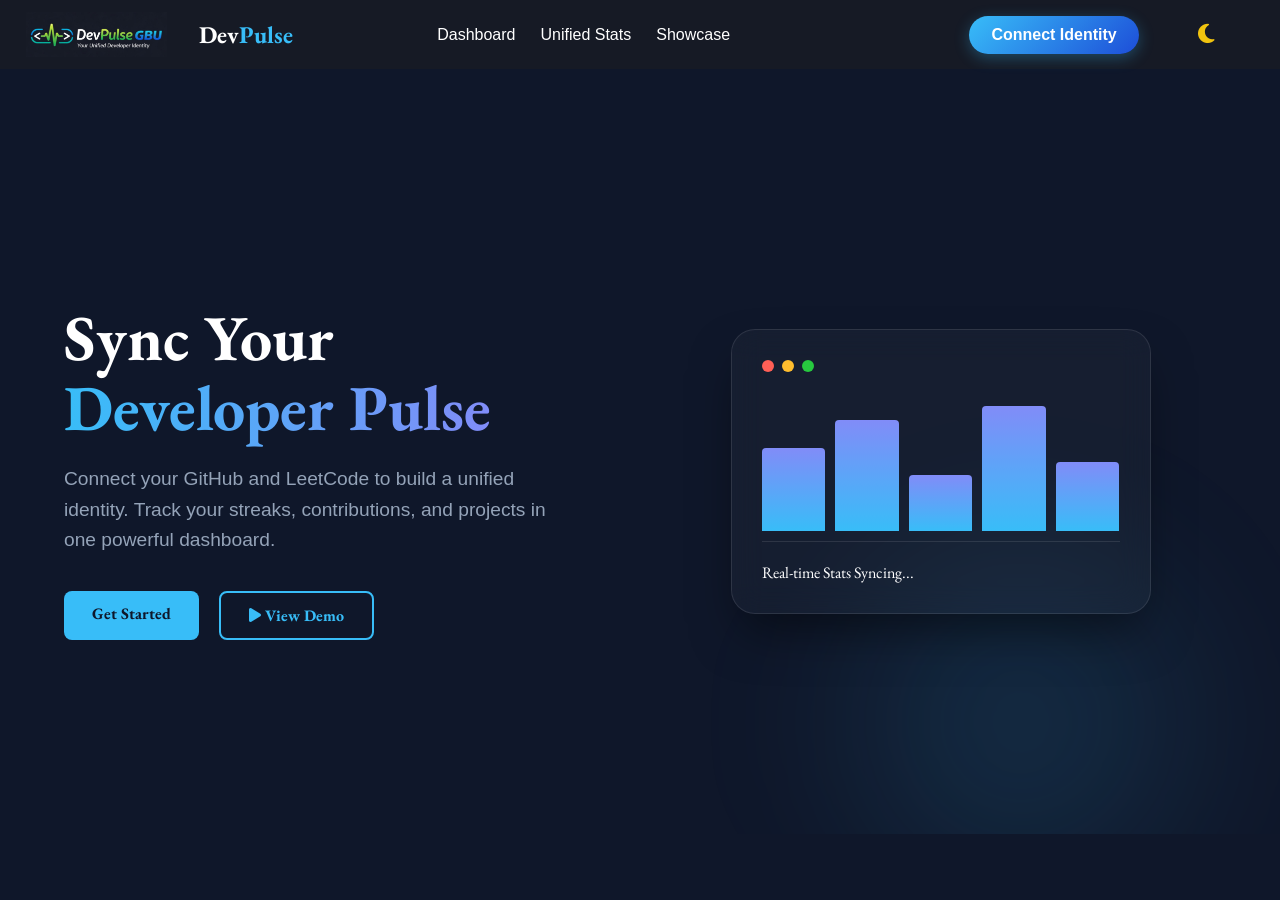
<file: index.html>
<!DOCTYPE html>
<html lang="en">

<head>
    <meta charset="UTF-8">
    <meta name="viewport" content="width=device-width, initial-scale=1.0">

    <link rel="stylesheet" href="dev_pulse.css">

    <link rel="stylesheet" href="https://cdnjs.cloudflare.com/ajax/libs/font-awesome/6.6.0/css/all.min.css"
        integrity="sha512-Kc323vGBEqzTmouAECnVceyQqyqdsSiqLQISBL29aUW4U/M7pSPA/gEUZQqv1cwx4OnYxTxve5UMg5GT6L4JJg=="
        crossorigin="anonymous" referrerpolicy="no-referrer" />

    <link rel="preconnect" href="https://fonts.googleapis.com">
    <link rel="preconnect" href="https://fonts.gstatic.com" crossorigin>
    <link href="https://fonts.googleapis.com/css2?family=EB+Garamond:ital,wght@0,400..800;1,400..800&display=swap"
        rel="stylesheet">

    <title>DevPulse GBU | Your Unified Developer Identity</title>
</head>

<body>
    <!-- -------------------------------------Header Section----------------------------------------------------->
    <header>
        <!-- ---------------------------------Navbar Section-------------------------------------------------- -->

        <nav class="navbar">
            <div class="logo">
                <img src="Logo.jpeg" alt="DevPulse Logo">
                <a href="#">Dev<span>Pulse</span></a>
            </div>
            <!-- ------------------------------------------Elements in nav bar--------------------------------------------- -->
            <ul class="nav-links">
                <li><a href="index.html">Dashboard</a></li>
                <li><a href="#stats">Unified Stats</a></li>
                <li><a href="#projects">Showcase</a></li>
            </ul>

            <!-- diffrent class for Connect identity button/feature -->
            <div class="nav-actions">
                <a href="#connect" class="connect-btn">Connect Identity</a>
            </div>
            <!-- Adding dark and light mode feature -->
            <div class="mode-toggle" id="dark-mode-btn">
                <i class="fa-solid fa-moon"></i>
            </div>
            <!-- Adding class menue toggle so that toggle feature appears while we are using it on mobile -->
            <div class="menu-toggle" id="mobile-menu">
                <span class="bar"></span>
                <span class="bar"></span>
                <span class="bar"></span>
            </div>
        </nav>
    </header>

    <!----------------------------------------- Main section  --------------------------------------------------->

    <main>
        <section class="hero">
            <div class="hero-container">
                <!-- -------------------------------Left side of hero section ---------------------------------------->
                <div class="hero-content">
                    <h1 class="hero-title">
                        Sync Your <br> <span>Developer Pulse</span>
                    </h1>
                    <p class="hero-description">
                        Connect your GitHub and LeetCode to build a unified identity.
                        Track your streaks, contributions, and projects in one powerful dashboard.
                    </p>

                    <div class="hero-actions">
                        <a href="#connect" class="btn-main">Get Started</a>
                        <a href="#demo" class="btn-outline">
                            <i class="fa-solid fa-play"></i> View Demo
                        </a>
                    </div>
                </div>

                <!-- ---------------------------------right side of hero section ------------------------------------>
                <div class="hero-visual">
                    <!-- creating heapmap feature to show the small squares to mark -->
                    <div class="glass-card">
                        <div class="card-header">
                            <div class="dot red"></div>
                            <div class="dot yellow"></div>
                            <div class="dot green"></div>
                        </div>
                        <div class="card-body">
                            <div class="skeleton-chart">
                                <div class="bar" style="height: 60%;"></div>
                                <div class="bar" style="height: 80%;"></div>
                                <div class="bar" style="height: 40%;"></div>
                                <div class="bar" style="height: 90%;"></div>
                                <div class="bar" style="height: 50%;"></div>
                            </div>
                            <p>Real-time Stats Syncing...</p>
                        </div>
                    </div>
                    <div class="hero-glow"></div>

                </div>
            </div>


        </section>

    </main>

    <script src="dev_pulse.js"></script>
</body>

</html>
</file>
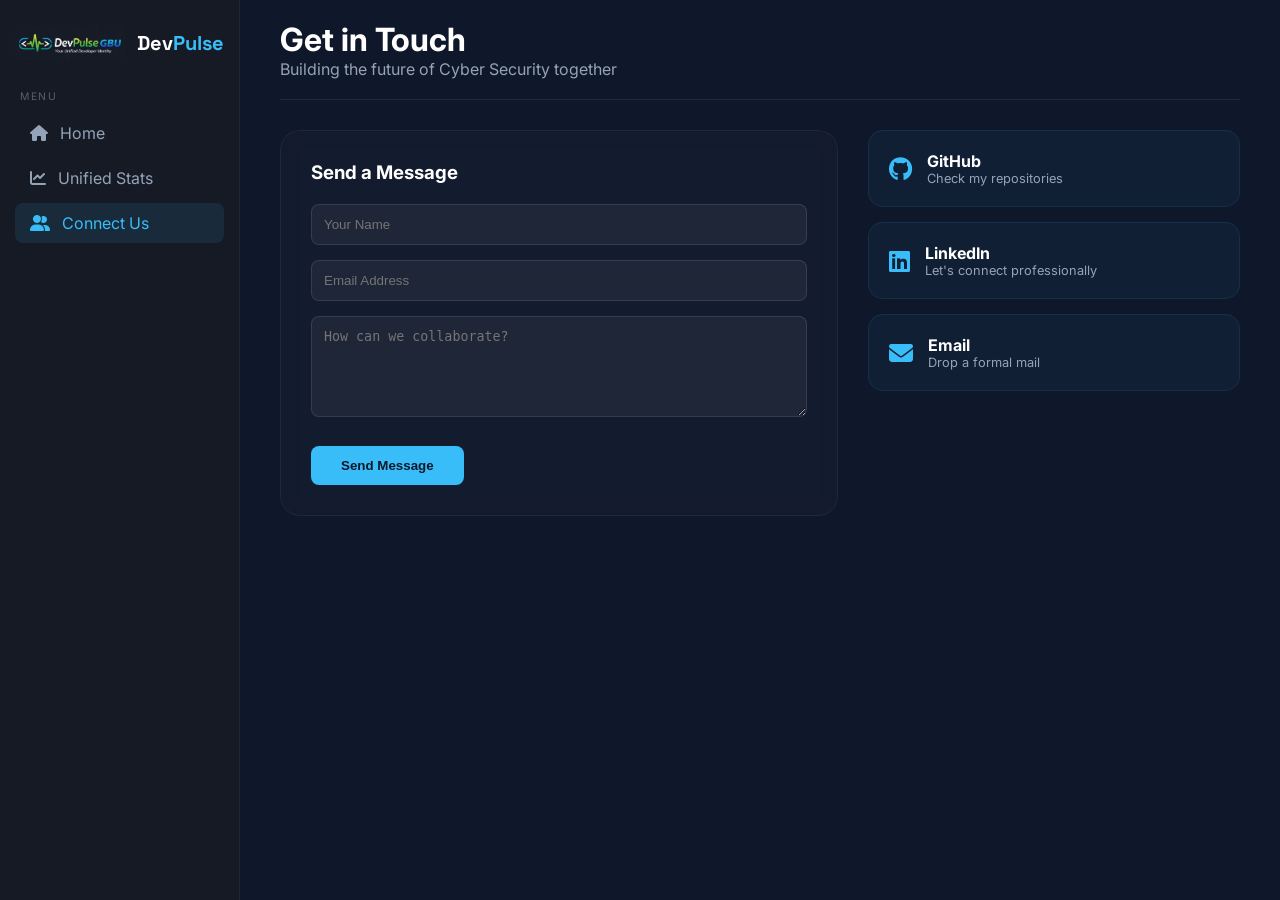
<file: connect.html>
<!DOCTYPE html>
<html lang="en">
<head>
    <meta charset="UTF-8">
    <meta name="viewport" content="width=device-width, initial-scale=1.0">
    <title>DevPulse | Connect Us</title>
    <link rel="stylesheet" href="dashboard.css">
    <link rel="stylesheet" href="https://cdnjs.cloudflare.com/ajax/libs/font-awesome/6.4.0/css/all.min.css">
    <link href="https://fonts.googleapis.com/css2?family=Inter:wght@400;600&family=Space+Grotesk:wght@500;700&display=swap" rel="stylesheet">
    <style>
        .connect-container {
            display: grid;
            grid-template-columns: 1.2fr 0.8fr;
            gap: 30px;
            margin-top: 30px;
        }
        .contact-form-card {
            background: rgba(255, 255, 255, 0.02);
            border: 1px solid rgba(255, 255, 255, 0.05);
            padding: 30px;
            border-radius: 20px;
            backdrop-filter: blur(10px);
        }
        .social-grid {
            display: flex;
            flex-direction: column;
            gap: 15px;
        }
        .social-item {
            background: rgba(56, 189, 248, 0.05);
            border: 1px solid rgba(56, 189, 248, 0.1);
            padding: 20px;
            border-radius: 15px;
            display: flex;
            align-items: center;
            gap: 15px;
            text-decoration: none;
            color: white;
            transition: 0.3s;
        }
        .social-item:hover {
            transform: translateX(10px);
            background: rgba(56, 189, 248, 0.15);
            border-color: var(--primary-cyan);
        }
        .social-item i { font-size: 1.5rem; color: var(--primary-cyan); }
        
        .form-input {
            width: 100%;
            background: rgba(255,255,255,0.05);
            border: 1px solid rgba(255,255,255,0.1);
            padding: 12px;
            border-radius: 8px;
            color: white;
            margin-bottom: 15px;
            outline: none;
        }
        .form-input:focus { border-color: var(--primary-cyan); }
    </style>
</head>
<body>
    <div class="dashboard-container">
        <aside class="sidebar">
            <div class="logo">
                <img src="Logo.jpeg" alt="Logo">
                <a href="index.html">Dev<span>Pulse</span></a>
            </div>
            <nav class="side-nav">
                <p class="section-label">Menu</p>
                <a href="index.html"><i class="fa-solid fa-house"></i> Home</a>
                <a href="unified.html"><i class="fa-solid fa-chart-line"></i> Unified Stats</a>
                <a href="connect.html" class="active"><i class="fa-solid fa-user-group"></i> Connect Us</a>
            </nav>
        </aside>

        <main class="main-content">
            <div class="title-bar">
                <div class="page-name">
                    <h1>Get in <span>Touch</span></h1>
                    <p style="color: var(--text-gray);">Building the future of Cyber Security together</p>
                </div>
            </div>

            <div class="connect-container">
                <div class="contact-form-card">
                    <h3 style="margin-bottom: 20px;">Send a Message</h3>
                    <form action="#">
                        <input type="text" class="form-input" placeholder="Your Name" required>
                        <input type="email" class="form-input" placeholder="Email Address" required>
                        <textarea class="form-input" rows="5" placeholder="How can we collaborate?" required></textarea>
                        <button type="submit" class="submit-btn" style="width: auto; padding: 12px 30px; background: var(--primary-cyan); border:none; border-radius:8px; font-weight:bold; cursor:pointer;">Send Message</button>
                    </form>
                </div>

                <div class="social-grid">
                    <a href="https://github.com/TanishkKaushik7" target="_blank" class="social-item">
                        <i class="fa-brands fa-github"></i>
                        <div>
                            <h4>GitHub</h4>
                            <p style="font-size: 0.8rem; color: var(--text-gray);">Check my repositories</p>
                        </div>
                    </a>
                    <a href="#" class="social-item">
                        <i class="fa-brands fa-linkedin"></i>
                        <div>
                            <h4>LinkedIn</h4>
                            <p style="font-size: 0.8rem; color: var(--text-gray);">Let's connect professionally</p>
                        </div>
                    </a>
                    <a href="mailto:contact@gbu.ac.in" class="social-item">
                        <i class="fa-solid fa-envelope"></i>
                        <div>
                            <h4>Email</h4>
                            <p style="font-size: 0.8rem; color: var(--text-gray);">Drop a formal mail</p>
                        </div>
                    </a>
                </div>
            </div>
        </main>
    </div>
</body>
</html>
</file>
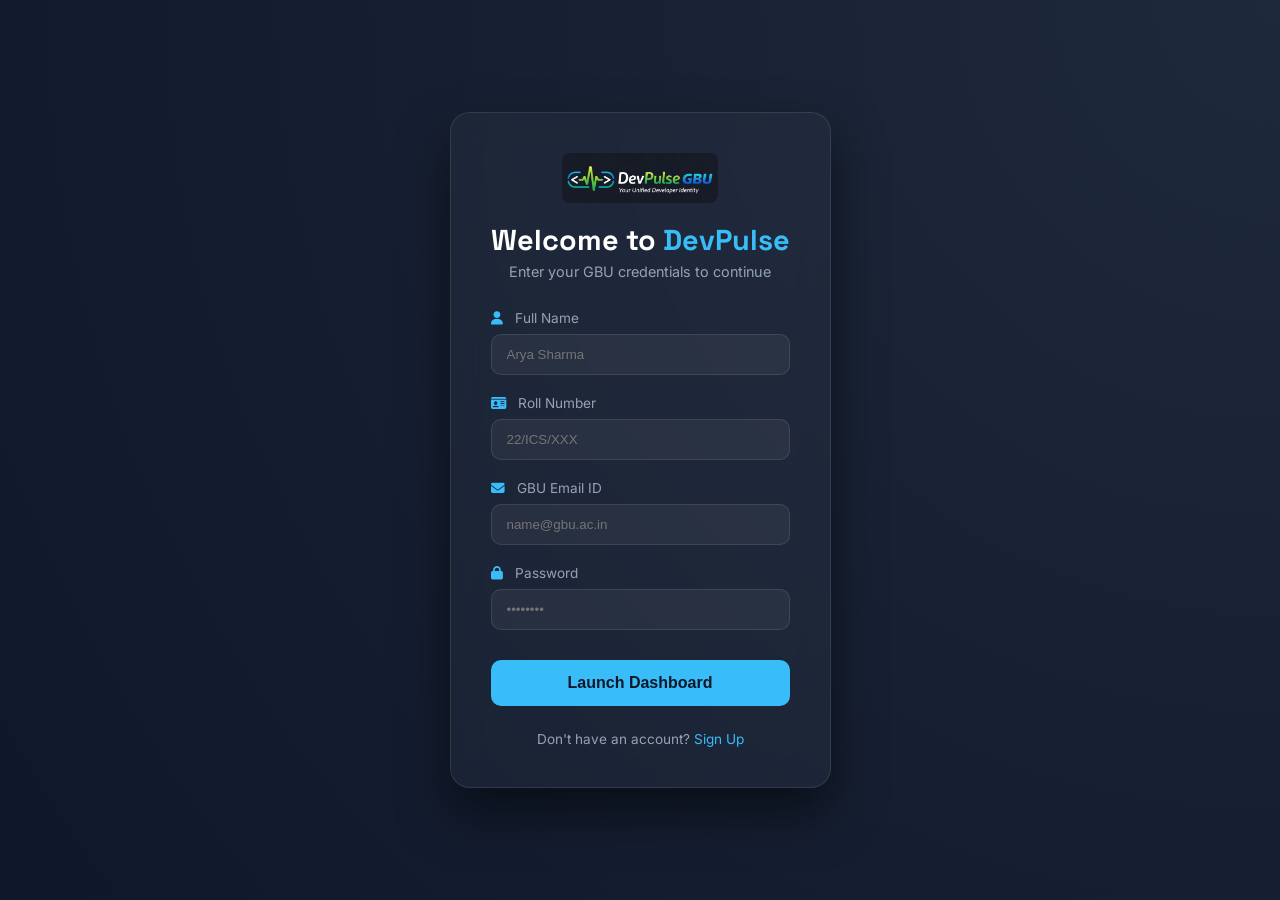
<file: login.html>
<!DOCTYPE html>
<html lang="en">
<head>
    <meta charset="UTF-8">
    <meta name="viewport" content="width=device-width, initial-scale=1.0">
    <title>DevPulse | Login</title>
    <link rel="stylesheet" href="login.css">
    <link rel="stylesheet" href="https://cdnjs.cloudflare.com/ajax/libs/font-awesome/6.4.0/css/all.min.css">
    <link href="https://fonts.googleapis.com/css2?family=Inter:wght@400;600&family=Space+Grotesk:wght@500;700&display=swap" rel="stylesheet">
</head>
<body>
    <div class="login-container">
        <div class="login-box glass-card">
            <div class="login-header">
                <img src="Logo.jpeg" alt="Logo" class="login-logo">
                <h1>Welcome to <span>DevPulse</span></h1>
                <p>Enter your GBU credentials to continue</p>
            </div>

            <form action="dashboard.html" method="GET">
                <div class="input-group">
                    <label><i class="fa-solid fa-user"></i> Full Name</label>
                    <input type="text" placeholder="Arya Sharma" required>
                </div>

                <div class="input-group">
                    <label><i class="fa-solid fa-id-card"></i> Roll Number</label>
                    <input type="text" placeholder="22/ICS/XXX" required>
                </div>

                <div class="input-group">
                    <label><i class="fa-solid fa-envelope"></i> GBU Email ID</label>
                    <input type="email" placeholder="name@gbu.ac.in" required>
                </div>

                <div class="input-group">
                    <label><i class="fa-solid fa-lock"></i> Password</label>
                    <input type="password" placeholder="••••••••" required>
                </div>

                <button type="submit" class="login-btn">Launch Dashboard</button>
            </form>
            
            <p class="footer-text">Don't have an account? <a href="signup.html">Sign Up</a></p>
        </div>
    </div>
</body>
</html>
</file>
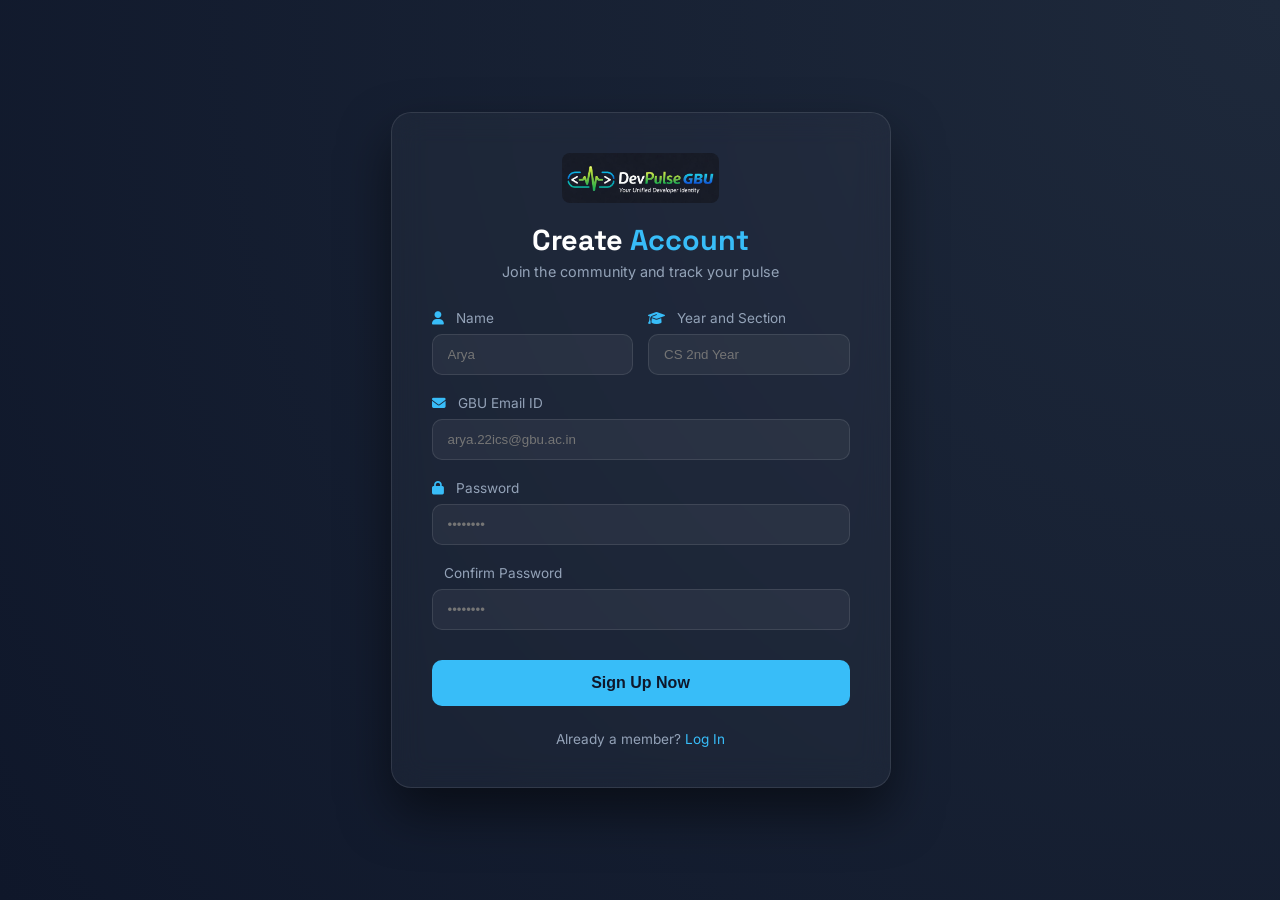
<file: signup.html>
<!DOCTYPE html>
<html lang="en">
<head>
    <meta charset="UTF-8">
    <meta name="viewport" content="width=device-width, initial-scale=1.0">
    <title>DevPulse | Join Us</title>
    <link rel="stylesheet" href="login.css"> <link rel="stylesheet" href="https://cdnjs.cloudflare.com/ajax/libs/font-awesome/6.4.0/css/all.min.css">
    <link href="https://fonts.googleapis.com/css2?family=Inter:wght@400;600&family=Space+Grotesk:wght@500;700&display=swap" rel="stylesheet">
</head>
<body>
    <div class="login-container">
        <div class="login-box glass-card" style="max-width: 500px; margin: 20px;">
            <div class="login-header">
                <img src="Logo.jpeg" alt="Logo" class="login-logo">
                <h1>Create <span>Account</span></h1>
                <p>Join the community and track your pulse</p>
            </div>

            <form action="login.html" method="GET">
                <div style="display: grid; grid-template-columns: 1fr 1fr; gap: 15px;">
                    <div class="input-group">
                        <label><i class="fa-solid fa-user"></i> Name</label>
                        <input type="text" placeholder="Arya" required>
                    </div>
                    <div class="input-group">
                        <label><i class="fa-solid fa-graduation-cap"></i> Year and Section</label>
                        <input type="text" placeholder="CS 2nd Year" required>
                    </div>
                </div>

                <div class="input-group">
                    <label><i class="fa-solid fa-envelope"></i> GBU Email ID</label>
                    <input type="email" placeholder="arya.22ics@gbu.ac.in" required>
                </div>

                <div class="input-group">
                    <label><i class="fa-solid fa-lock"></i> Password</label>
                    <input type="password" placeholder="••••••••" required>
                </div>

                <div class="input-group">
                    <label><i class="fa-solid fa-shield-check"></i> Confirm Password</label>
                    <input type="password" placeholder="••••••••" required>
                </div>

                <button type="submit" class="login-btn">Sign Up Now</button>
            </form>
            
            <p class="footer-text">Already a member? <a href="login.html">Log In</a></p>
        </div>
    </div>
</body>
</html>
</file>
<file: dev_pulse.css>
/* ----------------------------------------------Navbar Section----------------------------------------------- */
/* --- Global Resets & Transitions --- */
* {
    margin: 0;
    padding: 0;
    box-sizing: border-box;
}

body {
    background-color: #0f172a; /* Deep Dark Blue */
    color: white;
    font-family: 'EB Garamond', serif;
    transition: background 0.4s ease, color 0.4s ease;
    overflow-x: hidden;
}

/* --- Navbar Styling --- */
.navbar {
    display: flex;
    align-items: center;
    justify-content: space-between;
    background-color: #161a25;
    padding: 12px 2%; /* Reduced padding for sleek look */
    transition: background 0.4s ease;
    position: sticky;
    top: 0;
    z-index: 1000;
}

/* Logo & Branding */
.logo {
    display: flex;
    align-items: center;
    gap: 32px;
    padding-right: 80px;
}

.logo img {
    height: 45px;
    width: auto;
    object-fit: contain;
}

.logo a {
    text-decoration: none;
    color: white;
    font-size: 24px;
    font-weight: bold;
}

.logo span {
    color: #38bdf8; /* Brand Primary Color */
}

/* Nav Links */
.nav-links {
    display: flex;
    list-style: none;
    align-items: center;
}

.nav-links li {
    margin-left: 25px;
    font-family: 'Gill Sans', sans-serif;
}

.nav-links a {
    text-decoration: none;
    color: white;
    font-weight: 500;
    transition: 0.3s;
}

.nav-links a:hover {
    color: #38bdf8;
}

/* Hire Me / Connect Button */
.nav-btn {
    background: #38bdf8;
    color: #0f172a !important;
    padding: 8px 18px;
    border-radius: 5px;
    font-weight: bold;
}

/* --- Theme Toggle Button --- */
.mode-toggle {
    font-size: 22px;
    cursor: pointer;
    margin-left: 20px;
    color: #f1c40f; /* Moon Color */
    transition: transform 0.3s ease, color 0.3s ease;
}

.mode-toggle:hover {
    transform: rotate(15deg) scale(1.1);
}

/* --- Light Mode Variations --- */
body.light-mode {
    background-color: #f1f5f9;
    color: #0f172a;
}

body.light-mode .navbar {
    background-color: #ffffff;
    box-shadow: 0 2px 10px rgba(0, 0, 0, 0.1);
}

body.light-mode .nav-links a, 
body.light-mode .logo a {
    color: #0f172a;
}

body.light-mode .mode-toggle {
    color: #f39c12; /* Sun Color */
}


/* Container for Action items (Button + Toggle) */
.nav-actions {
    display: flex;
    align-items: center;
    gap: 50px; /* Button aur Moon ke beech gap */
    margin-left: 200px;
}

/* Connect Identity Button - Making it stand out! */
.connect-btn {
    background: linear-gradient(135deg, #38bdf8, #1d4ed8); /* Blue Gradient */
    color: white !important; /* Text hamesha white rahega */
    padding: 10px 22px;
    border-radius: 50px; /* Capsule shape */
    text-decoration: none;
    font-weight: 600;
    font-family: 'Gill Sans', sans-serif;
    transition: all 0.3s ease;
    box-shadow: 0 4px 15px rgba(56, 189, 248, 0.3); /* Subtle Glow */
}

.connect-btn:hover {
    transform: translateY(-2px); /* Halka sa upar uthega */
    box-shadow: 0 6px 20px rgba(56, 189, 248, 0.5); /* Glow badh jayega */
    filter: brightness(1.1); /* Thoda bright hoga */
}


/* --------------------------------- Hero Section --------------------------------- */
.hero {
    padding: 80px 5% 40px; /* Navbar ke niche se space */
    min-height: 85vh;
    display: flex;
    align-items: center;
    justify-content: center;
    position: relative;
    overflow: hidden;
}

.hero-container {
    display: flex;
    align-items: center;
    justify-content: space-between;
    width: 100%;
    max-width: 1200px;
    gap: 50px;
}

/* --- Left Side: Content --- */
.hero-content {
    flex: 1;
}

.hero-title {
    font-size: 4rem; /* Bada aur bold heading */
    line-height: 1.1;
    margin-bottom: 20px;
    font-family: 'EB Garamond', serif;
}

.hero-title span {
    background: linear-gradient(to right, #38bdf8, #818cf8);
    background-clip: text; /* Standard Property */
    -webkit-background-clip: text; /* Chrome/Safari ke liye (Jo editor error bol raha hai) */
    -webkit-text-fill-color: transparent; /* Text ka color hatane ke liye taaki gradient dikhe */
    color: #38bdf8; /* Fallback color: agar kisi purane browser mein gradient na chale */
}
.hero-description {
    font-size: 1.2rem;
    color: #94a3b8;
    margin-bottom: 35px;
    max-width: 500px;
    line-height: 1.6;
    font-family: 'Gill Sans', sans-serif;
}

.hero-actions {
    display: flex;
    gap: 20px;
}

/* Hero Buttons */
.btn-main {
    background: #38bdf8;
    color: #0f172a;
    padding: 12px 28px;
    border-radius: 8px;
    text-decoration: none;
    font-weight: bold;
    transition: 0.3s;
}

.btn-outline {
    border: 2px solid #38bdf8;
    color: #38bdf8;
    padding: 12px 28px;
    border-radius: 8px;
    text-decoration: none;
    font-weight: bold;
    transition: 0.3s;
}

.btn-main:hover, .btn-outline:hover {
    transform: translateY(-3px);
    box-shadow: 0 10px 20px rgba(56, 189, 248, 0.2);
}

/* --- Right Side: Visual Preview (Glass Card) --- */
.hero-visual {
    flex: 1;
    display: flex;
    justify-content: center;
    position: relative;
}

.glass-card {
    background: rgba(255, 255, 255, 0.03); /* Translucent background */
    backdrop-filter: blur(15px); /* Frosty effect */
    border: 1px solid rgba(255, 255, 255, 0.1);
    border-radius: 24px;
    padding: 30px;
    width: 100%;
    max-width: 420px;
    box-shadow: 0 25px 50px -12px rgba(0, 0, 0, 0.5);
    animation: float 6s ease-in-out infinite; /* Floating animation */
}

/* Card Header Dots */
.card-header {
    display: flex;
    gap: 8px;
    margin-bottom: 20px;
}

.dot {
    width: 12px;
    height: 12px;
    border-radius: 50%;
}
.red { background: #ff5f56; }
.yellow { background: #ffbd2e; }
.green { background: #27c93f; }

/* Simple Chart Mockup */
.skeleton-chart {
    display: flex;
    align-items: flex-end;
    gap: 10px;
    height: 150px;
    margin-bottom: 20px;
    padding-bottom: 10px;
    border-bottom: 1px solid rgba(255, 255, 255, 0.1);
}

.skeleton-chart .bar {
    flex: 1;
    background: linear-gradient(to top, #38bdf8, #818cf8);
    border-radius: 4px 4px 0 0;
    transition: 0.5s;
}

/* Floating Animation */
@keyframes float {
    0%, 100% { transform: translateY(0); }
    50% { transform: translateY(-20px); }
}

/* Background Glow */
.hero-glow {
    position: absolute;
    width: 500px;
    height: 500px;
    background: radial-gradient(circle, rgba(56, 189, 248, 0.15) 0%, transparent 70%);
    top: 50%;
    right: -10%;
    z-index: -1;
    filter: blur(60px);
}
</file>
<file: dashboard.css>
/* ----------------------------------------------
   1. Global Settings & Variables
---------------------------------------------- */
:root {
    --bg-dark: #0f172a;        
    --nav-bg: #161a25;         
    --primary-cyan: #38bdf8;   
    --text-gray: #94a3b8;
    --glass-white: rgba(255, 255, 255, 0.05);
    --font-main: 'Inter', sans-serif;
    --font-heading: 'Space Grotesk', sans-serif; 
}

* {
    margin: 0;
    padding: 0;
    box-sizing: border-box;
}

body {
    background-color: var(--bg-dark);
    color: white;
    font-family: var(--font-main);
    -webkit-font-smoothing: antialiased;
    overflow-x: hidden;
}

/* ----------------------------------------------
   2. Dashboard Layout
---------------------------------------------- */
.dashboard-container {
    display: flex;
    min-height: 100vh;
}

.sidebar {
    width: 240px; 
    background-color: var(--nav-bg);
    height: 100vh;
    position: fixed;
    left: 0;
    top: 0;
    padding: 25px 15px;
    border-right: 1px solid rgba(255, 255, 255, 0.05);
    z-index: 100;
}

.main-content {
    flex: 1;
    margin-left: 240px; 
    padding: 20px 40px;
}

/* ----------------------------------------------
   3. Sidebar Components
---------------------------------------------- */
.logo { display: flex; align-items: center; gap: 12px; margin-bottom: 30px; }
.logo img { height: 35px; border-radius: 5px; }
.logo a { text-decoration: none; color: white; font-size: 20px; font-weight: bold; font-family: var(--font-heading); }
.logo span { color: var(--primary-cyan); }

.section-label {
    color: rgba(255, 255, 255, 0.3);
    font-size: 0.65rem;
    text-transform: uppercase;
    letter-spacing: 1.5px;
    margin: 20px 0 10px 5px;
}

/* Project Navigator & Dropdown */
.project-navigator { position: relative; margin-bottom: 15px; }

.project-select-btn {
    width: 100%;
    background: var(--glass-white);
    border: 1px solid rgba(255, 255, 255, 0.1);
    color: white;
    padding: 10px;
    border-radius: 8px;
    display: flex;
    align-items: center;
    justify-content: space-between;
    cursor: pointer;
}

.project-list-items {
    display: none;
    position: absolute;
    top: 110%;
    left: 0;
    width: 220px;
    background: #1e293b;
    border: 1px solid rgba(56, 189, 248, 0.2);
    border-radius: 10px;
    padding: 8px;
    box-shadow: 0 10px 30px rgba(0, 0, 0, 0.5);
    z-index: 1001;
}

.project-list-items.show { display: block; }

.proj-item, .add-new-btn {
    color: var(--text-gray);
    text-decoration: none;
    padding: 10px;
    display: flex;
    align-items: center;
    gap: 8px;
    border-radius: 6px;
    font-size: 0.85rem;
    transition: 0.2s;
}

.proj-item:hover { background: rgba(56, 189, 248, 0.1); color: var(--primary-cyan); }
.add-new-btn { color: var(--primary-cyan); font-weight: 600; }

.side-nav a {
    text-decoration: none;
    color: var(--text-gray);
    padding: 10px 15px;
    border-radius: 8px;
    display: flex;
    align-items: center;
    gap: 12px;
    margin-bottom: 5px;
}

.side-nav a:hover, .side-nav a.active { background: rgba(56, 189, 248, 0.1); color: var(--primary-cyan); }

/* ----------------------------------------------
   4. Main Content (Stats & Heatmap)
---------------------------------------------- */
.title-bar { display: flex; justify-content: space-between; align-items: center; padding-bottom: 20px; border-bottom: 1px solid rgba(255, 255, 255, 0.08); margin-bottom: 30px; }
.title-context h1 { font-family: var(--font-heading); font-size: 1.8rem; }
.title-context h1 span { color: var(--primary-cyan); font-weight: 300; }

.stats-row { display: grid; grid-template-columns: repeat(3, 1fr); gap: 20px; margin-bottom: 30px; }
.glass-card { background: rgba(255, 255, 255, 0.02); border: 1px solid rgba(255, 255, 255, 0.05); backdrop-filter: blur(10px); border-radius: 12px; padding: 20px; }

.stat-tile .value { font-size: 1.8rem; margin: 8px 0; color: #fff; font-family: var(--font-heading); }
.stat-tile .trend { font-size: 0.7rem; color: #27c93f; }

.heatmap-placeholder img { width: 100%; border-radius: 8px; filter: drop-shadow(0 0 5px rgba(56, 189, 248, 0.1)); }

/* User Actions */
.user-actions { display: flex; align-items: center; gap: 20px; }
.search-box { background: var(--glass-white); border: 1px solid rgba(255, 255, 255, 0.1); padding: 8px 15px; border-radius: 20px; display: flex; align-items: center; }
.search-box input { background: none; border: none; color: white; outline: none; margin-left: 8px; font-size: 0.85rem; }
.nav-profile-pic { width: 40px; height: 40px; border-radius: 50%; border: 2px solid var(--primary-cyan); cursor: pointer; transition: 0.3s; }
.nav-profile-pic:hover { box-shadow: 0 0 10px var(--primary-cyan); transform: scale(1.05); }

/* ----------------------------------------------
   5. NEW PROJECT MODAL STYLING (The Fix)
---------------------------------------------- */
.modal {
    display: none; 
    position: fixed;
    z-index: 2000;
    left: 0; top: 0;
    width: 100%; height: 100%;
    background: rgba(15, 23, 42, 0.9);
    backdrop-filter: blur(8px);
    align-items: center; /* JS flex karega tab kaam karega */
    justify-content: center;
}

.modal-content {
    background: var(--nav-bg);
    width: 90%;
    max-width: 450px;
    padding: 30px;
    border-radius: 15px;
    border: 1px solid rgba(56, 189, 248, 0.2);
    box-shadow: 0 20px 40px rgba(0,0,0,0.4);
    animation: popUp 0.3s ease-out;
}

@keyframes popUp {
    from { transform: scale(0.9); opacity: 0; }
    to { transform: scale(1); opacity: 1; }
}

.modal-header { display: flex; justify-content: space-between; margin-bottom: 20px; }
.close-btn { cursor: pointer; font-size: 24px; color: var(--text-gray); }
.close-btn:hover { color: #ff5f56; }

.input-group { margin-bottom: 15px; }
.input-group label { display: block; font-size: 0.8rem; color: var(--text-gray); margin-bottom: 5px; }
.input-group input, .input-group select {
    width: 100%; background: rgba(255,255,255,0.05); border: 1px solid rgba(255,255,255,0.1);
    color: white; padding: 12px; border-radius: 8px; outline: none; transition: 0.3s;
}

.input-group input:focus { border-color: var(--primary-cyan); box-shadow: 0 0 8px rgba(56, 189, 248, 0.2); }

.submit-btn {
    width: 100%; background: var(--primary-cyan); color: var(--bg-dark);
    padding: 12px; border-radius: 8px; border: none; font-weight: bold; cursor: pointer; margin-top: 10px;
}
</file>
<file: login.css>
:root {
    --bg-dark: #0f172a;
    --nav-bg: #161a25;
    --primary-cyan: #38bdf8;
    --text-gray: #94a3b8;
}

* { margin: 0; padding: 0; box-sizing: border-box; }

body {
    background: radial-gradient(circle at top right, #1e293b, var(--bg-dark));
    font-family: 'Inter', sans-serif;
    color: white;
    height: 100vh;
    display: flex;
    align-items: center;
    justify-content: center;
}

.glass-card {
    background: rgba(255, 255, 255, 0.03);
    backdrop-filter: blur(15px);
    border: 1px solid rgba(255, 255, 255, 0.1);
    border-radius: 20px;
    padding: 40px;
    width: 100%;
    max-width: 420px;
    box-shadow: 0 25px 50px rgba(0, 0, 0, 0.5);
}

.login-header { text-align: center; margin-bottom: 30px; }
.login-logo { height: 50px; border-radius: 8px; margin-bottom: 15px; }
.login-header h1 { font-family: 'Space Grotesk', sans-serif; font-size: 1.8rem; }
.login-header h1 span { color: var(--primary-cyan); }
.login-header p { color: var(--text-gray); font-size: 0.9rem; margin-top: 5px; }

.input-group { margin-bottom: 20px; }
.input-group label { display: block; margin-bottom: 8px; font-size: 0.85rem; color: var(--text-gray); }
.input-group label i { margin-right: 8px; color: var(--primary-cyan); }

.input-group input {
    width: 100%;
    background: rgba(255, 255, 255, 0.05);
    border: 1px solid rgba(255, 255, 255, 0.1);
    padding: 12px 15px;
    border-radius: 10px;
    color: white;
    outline: none;
    transition: 0.3s;
}

.input-group input:focus {
    border-color: var(--primary-cyan);
    background: rgba(56, 189, 248, 0.05);
    box-shadow: 0 0 15px rgba(56, 189, 248, 0.2);
}

.login-btn {
    width: 100%;
    background: var(--primary-cyan);
    color: var(--bg-dark);
    padding: 14px;
    border: none;
    border-radius: 10px;
    font-weight: bold;
    font-size: 1rem;
    cursor: pointer;
    transition: 0.3s;
    margin-top: 10px;
}

.login-btn:hover {
    transform: translateY(-2px);
    box-shadow: 0 10px 20px rgba(56, 189, 248, 0.3);
}

.footer-text { text-align: center; margin-top: 25px; font-size: 0.85rem; color: var(--text-gray); }
.footer-text a { color: var(--primary-cyan); text-decoration: none; }

/* login.css updates for Signup Grid */
form div[style*="grid"] {
    display: grid;
    grid-template-columns: 1fr 1fr;
    gap: 15px;
}

@media (max-width: 480px) {
    form div[style*="grid"] {
        grid-template-columns: 1fr;
    }
}

.login-box {
    animation: fadeIn 0.5s ease-in-out;
}

@keyframes fadeIn {
    from { opacity: 0; transform: translateY(10px); }
    to { opacity: 1; transform: translateY(0); }
}
</file>
